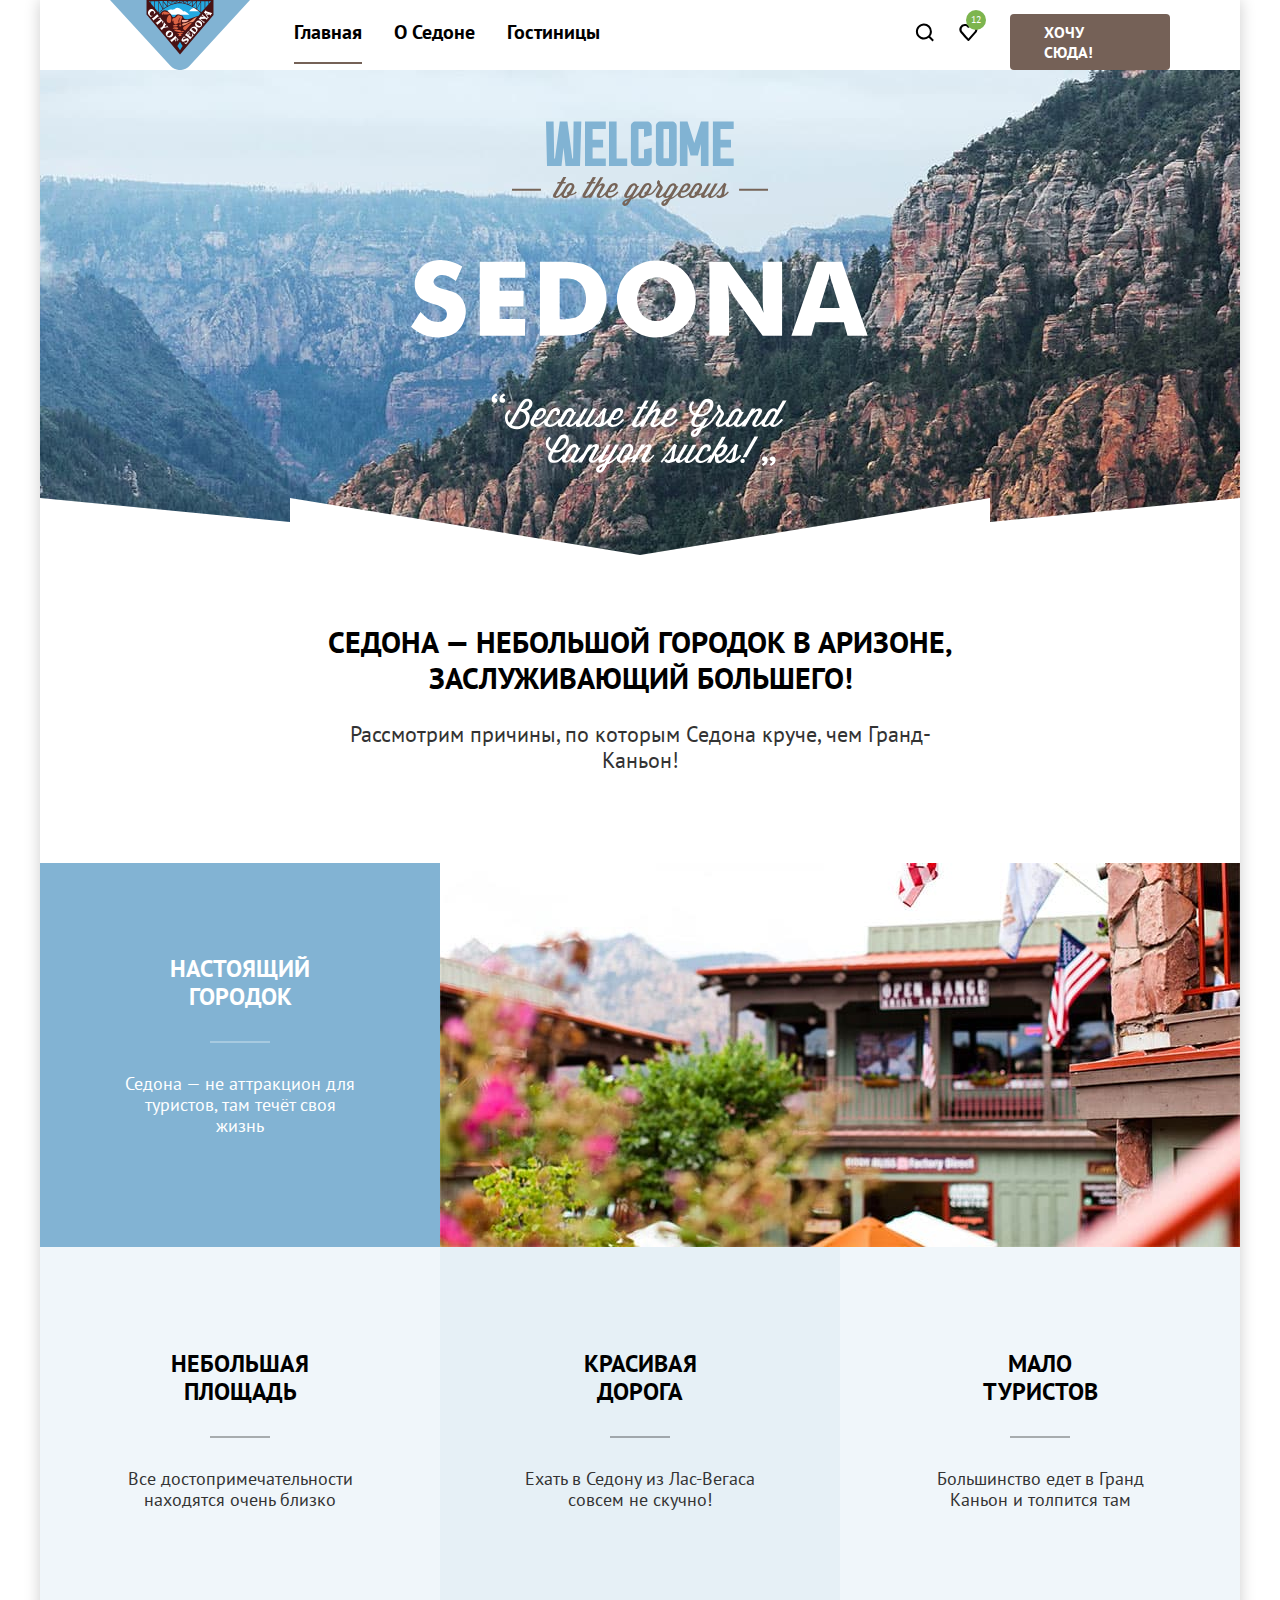
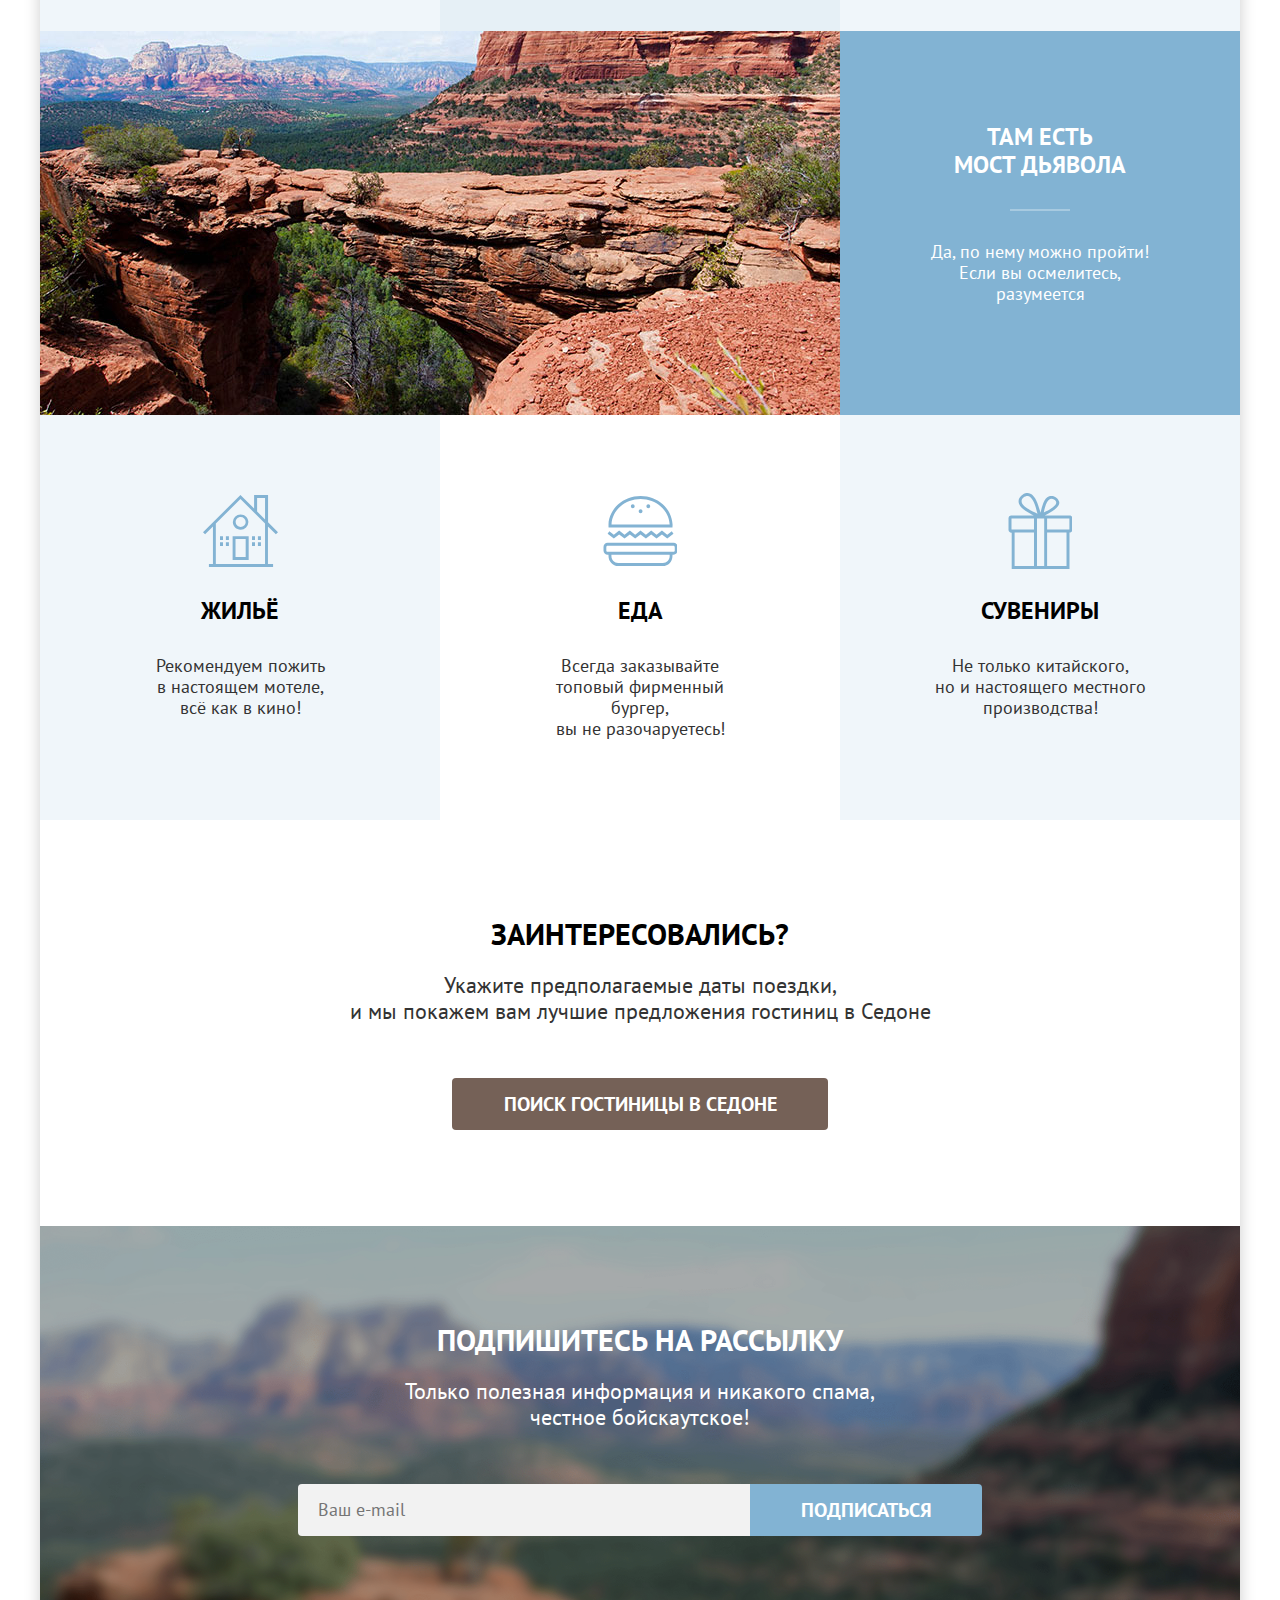
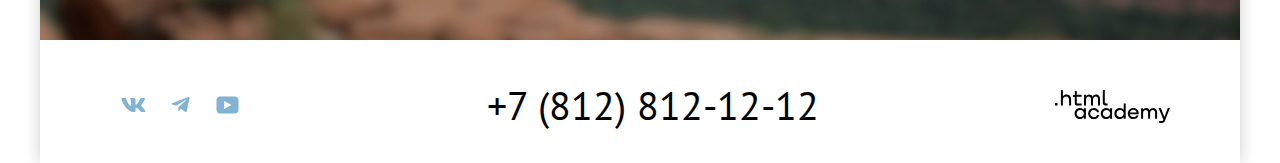
<file: index.html>
<!DOCTYPE html>
<html lang="ru">
  <head>
    <meta charset="UTF-8" >
    <meta http-equiv="X-UA-Compatible" content="IE=edge" >
    <meta name="viewport" content="width=device-width, initial-scale=1.0" >
    <title>HTML Academy: Седона</title>
    <link rel="stylesheet" href="styles/styles.css" >
    <link rel="icon" href="favicon.ico">
    <link rel="icon" type="image/png" sizes="32x32" href="images/favicon.png">
  </head>

  <body>
    <div class="page-wrapper">
      <header class="page-header">
        <nav class="navigation">
          <a class="navigation-logo" href="#">
            <img
              class="page-header-logo"
              src="images/logo.svg"
              width="140"
              height="70"
              alt="Логотип городка «Седона»."
            >
          </a>
          <ul class="navigation-list">
            <li class="navigation-item">
              <a class="navigation-link navigation-link-active" href="#"
                >Главная</a
              >
            </li>
            <li class="navigation-item">
              <a class="navigation-link" href="#">О Седоне</a>
            </li>
            <li class="navigation-item">
              <a class="navigation-link" href="catalog.html">Гостиницы</a>
            </li>
          </ul>
        </nav>
        <div class="search-like-want">
          <a class="navigation-link-search" href="#">
            <span class="visually-hidden"> Поиск. </span>
          </a>
          <a class="navigation-link-like" href="#">
            <span class="visually-hidden"> Нравится. </span>
          </a>
          <a class="navigation-link-button" href="#">Хочу сюда!</a>
        </div>
      </header>
      <main class="main-container main-index">
        <section class="intro">
          <h1 class="visually-hidden">Городок «Седона».</h1>
          <img
            class="logo-welcome"
            src="images/welcome.svg"
            width="458"
            height="352"
            alt="Добро пожаловать в великолепную Седону, потому что Гранд-Каньон отстой."
          >
        </section>
        <section class="reasons">
          <div class="reasons-heading">
            <h2 class="title">
              Седона — небольшой городок в Аризоне, заслуживающий большего!
            </h2>
            <p class="reasons-description">
              Рассмотрим причины, по которым Седона круче, чем Гранд-Каньон!
            </p>
          </div>
          <div class="reasons-card">
            <div class="reasons-content">
              <h3 class="reasons-title">Настоящий городок</h3>
              <p class="reasons-card-description">
                Седона — не аттракцион для туристов, там течёт своя жизнь
              </p>
            </div>
            <img
              class="reasons-img"
              src="images/cafe.jpg"
              width="800"
              height="384"
              alt="Кафе в Седоне."
            >
          </div>
          <ul class="reasons-list">
            <li class="reasons-item">
              <h3 class="reasons-title">
                Небольшая<br >
                площадь
              </h3>
              <p class="reasons-item-description">
                Все достопримечательности<br>
                находятся очень близко
              </p>
            </li>
            <li class="reasons-item">
              <h3 class="reasons-title">
                Красивая<br >
                дорога
              </h3>
              <p class="reasons-item-description">
                Ехать в Седону из Лас-Вегаса<br>
                совсем не скучно!
              </p>
            </li>
            <li class="reasons-item">
              <h3 class="reasons-title">
                Мало<br >
                туристов
              </h3>
              <p class="reasons-item-description">
                Большинство едет в Гранд<br>
                Каньон и толпится там
              </p>
            </li>
          </ul>
          <div class="reasons-card">
            <img
              class="reasons-img"
              src="images/devil-bridge.jpg"
              width="800"
              height="384"
              alt="Мост Дьявола в Седоне."
            >
            <div class="reasons-content">
              <h3 class="reasons-title">Там есть <br> мост дьявола</h3>
              <p class="reasons-card-description">
                Да, по нему можно пройти! Если вы осмелитесь, разумеется
              </p>
            </div>
          </div>
          <ul class="reasons-list-more">
            <li class="reasons-item-more reasons-item-more-house">
              <h3 class="reasons-title-more">Жильё</h3>
              <p class="reasons-item-more-description">
                Рекомендуем пожить<br >
                в настоящем мотеле,<br >
                всё как в кино!
              </p>
            </li>
            <li class="reasons-item-more reasons-item-more-food">
              <h3 class="reasons-title-more">Еда</h3>
              <p class="reasons-item-more-description">
                Всегда заказывайте<br >
                топовый фирменный бургер,<br >
                вы не разочаруетесь!
              </p>
            </li>
            <li class="reasons-item-more reasons-item-more-souvenirs">
              <h3 class="reasons-title-more">Сувениры</h3>
              <p class="reasons-item-more-description">
                Не только китайского,<br >
                но и настоящего местного<br >
                производства!
              </p>
            </li>
          </ul>
        </section>
        <section class="booking">
          <h2 class="booking-title">Заинтересовались?</h2>
          <p class="booking-description">
            Укажите предполагаемые даты поездки,<br >
            и мы покажем вам лучшие предложения гостиниц в Седоне
          </p>
          <a class="button-link" href="#">Поиск гостиницы в Седоне</a>
        </section>
        <section class="newsletter">
          <h2 class="newsletter-title">Подпишитесь на рассылку</h2>
          <p class="newsletter-description">
            Только полезная информация и никакого спама,
            честное&nbsp;бойскаутское!
          </p>
          <form
            class="newsletter-form"
            action="https://echo.htmlacademy.ru/"
            method="post"
          >
            <label class="newsletter-label">
              <input
                class="newsletter-field"
                placeholder="Ваш e-mail"
                type="email"
                name="newsletter-email"
                required
              >
              <span class="visually-hidden">Ваш e-mail.</span>
            </label>
            <button class="button newsletter-button" type="submit">
              Подписаться
            </button>
          </form>
        </section>
      </main>
      <footer class="page-footer">
        <ul class="footer-social-list">
          <li class="footer-social-item">
            <a class="footer-social-link" href="https://vk.com/htmlacademy">
              <span class="visually-hidden">Мы в ВКонтакте.</span>
              <svg
                width="25"
                height="14"
                fill="none"
                xmlns="http://www.w3.org/2000/svg"
              >
                <path
                  fill-rule="evenodd"
                  clip-rule="evenodd"
                  d="M23.95.95c.17-.55 0-.95-.8-.95h-2.62c-.67 0-.98.35-1.14.73 0 0-1.34 3.2-3.23 5.27-.61.6-.89.8-1.22.8-.17 0-.42-.2-.42-.74V.95c0-.66-.19-.95-.74-.95H9.65c-.42 0-.67.3-.67.6 0 .61.95.76 1.05 2.5v3.8c0 .84-.16.99-.5.99-.88 0-3.05-3.21-4.33-6.89-.25-.71-.5-1-1.17-1H1.4C.65 0 .5.35.5.73c0 .68.89 4.07 4.14 8.55C6.81 12.34 9.87 14 12.65 14c1.67 0 1.88-.37 1.88-1v-2.32c0-.73.16-.88.68-.88.4 0 1.06.2 2.62 1.67C19.61 13.22 19.9 14 20.9 14h2.63c.75 0 1.13-.37.91-1.1-.24-.72-1.09-1.77-2.22-3.02-.6-.7-1.53-1.47-1.8-1.86-.4-.49-.28-.7 0-1.14 0 0 3.2-4.43 3.53-5.93Z"
                  fill="currentColor"
                />
              </svg>
            </a>
          </li>
          <li class="footer-social-item">
            <a class="footer-social-link" href="https://t.me/htmlacademy">
              <span class="visually-hidden">Мы в Телеграм.</span>
              <svg
                width="19"
                height="16"
                fill="none"
                xmlns="http://www.w3.org/2000/svg"
              >
                <path
                  d="M17.29.1 1.34 6.25c-1.09.43-1.08 1.04-.2 1.31l4.1 1.28 9.47-5.98c.44-.27.85-.12.52.18L7.55 9.96l-.28 4.22c.41 0 .6-.19.83-.41l1.99-1.93 4.13 3.05c.77.42 1.31.2 1.5-.7l2.72-12.8C18.72.27 18-.23 17.29.09Z"
                  fill="currentColor"
                />
              </svg>
            </a>
          </li>
          <li class="footer-social-item">
            <a
              class="footer-social-link"
              href="https://www.youtube.com/user/htmlacademyru"
            >
              <span class="visually-hidden">Мы в Ютуб.</span>
              <svg
                width="23"
                height="18"
                fill="none"
                xmlns="http://www.w3.org/2000/svg"
              >
                <path
                  d="M19.1.5H3.68C1.81.5.5 2.1.5 3.9V14c0 1.9 1.31 3.5 3.17 3.5h15.66c1.64 0 3.17-1.6 3.17-3.4V3.9C22.28 2.1 20.97.5 19.1.5ZM8.17 13.04V4.96L15.5 9l-7.34 4.04Z"
                  fill="currentColor"
                />
              </svg>
            </a>
          </li>
        </ul>
        <a class="footer-contacts-phone" href="tel:+7(812)812-12-12"
          >+7 (812) 812-12-12</a
        >
        <a class="html-academy-link" href="https://htmlacademy.ru/">
          <span class="visually-hidden">Переход на страницу Html-academy.</span>
          <svg
            width="115"
            height="33"
            fill="none"
            xmlns="http://www.w3.org/2000/svg"
          >
            <path
              fill-rule="evenodd"
              clip-rule="evenodd"
              d="M8 6.2c.8-1 2-1.7 3.6-1.7 2.7 0 4.6 1.9 4.5 4.9v6.1h-2V9.8c0-1.8-1.1-3.2-2.9-3.2-2 0-3.3 1.5-3.3 3.6v5.3h-2V0h2v6.2H8Zm-8 9.3v-2.6h2.5v2.6H0ZM26.6 4.8h-4.8V1.1h-2v3.8h-1.9v2h1.9v6c0 1.7 1 2.7 2.7 2.7h4.1v-2h-3.7c-.7 0-1.1-.4-1.1-1.1V6.8h4.8v-2Zm11 1.9c.6-1.3 1.9-2.1 3.5-2.1 2.5 0 4 1.8 3.9 4.3v6.5h-2V9.1c0-1.6-.9-2.6-2.4-2.6-1.2 0-2.6.9-2.6 3.3v5.6h-2V9.1c0-1.6-.9-2.6-2.4-2.6C32 6.5 31 8 31 10v5.4h-2V4.8h1.9v1.6h.1c.6-1 1.7-1.8 3.1-1.8 1.6 0 2.8.9 3.4 2.1h.1Zm10.2 6c0 1.7 1 2.7 2.8 2.7h2v-2h-1.7c-.7 0-1.1-.4-1.1-1.1V0h-2v12.7ZM25 17.9c1.7 0 3 .7 3.9 1.8v-1.5h2v10.6h-2v-1.6h-.1c-.8 1.1-2 1.9-3.8 1.9-3.1 0-5.4-2.3-5.4-5.6s2.3-5.6 5.4-5.6Zm-3.3 5.6c0 2 1.4 3.6 3.6 3.6s3.6-1.7 3.6-3.6c0-2-1.4-3.6-3.6-3.6s-3.6 1.6-3.6 3.6ZM44.2 22c-.5-2.4-2.6-4.1-5.4-4.1a5.4 5.4 0 0 0-5.6 5.6c0 3.1 2.2 5.6 5.6 5.6 2.8 0 4.9-1.8 5.4-4.2h-2.1a3.4 3.4 0 0 1-3.3 2.3c-2.2 0-3.6-1.6-3.6-3.6s1.4-3.6 3.6-3.6c1.6 0 2.8 1 3.3 2.2h2.1V22Zm7-4.1c1.7 0 3 .7 3.9 1.8v-1.5h2v10.6h-2v-1.6H55c-.8 1.1-2 1.9-3.8 1.9-3.1 0-5.4-2.3-5.4-5.6s2.3-5.6 5.4-5.6Zm-3.3 5.6c0 2 1.4 3.6 3.6 3.6 2.1 0 3.6-1.7 3.6-3.6 0-2-1.4-3.6-3.6-3.6s-3.6 1.6-3.6 3.6Zm20.8-3.7c-.9-1.1-2.2-1.9-3.9-1.9-3.1 0-5.4 2.3-5.4 5.6s2.2 5.6 5.4 5.6c1.7 0 3-.8 3.8-1.8h.1v1.5h2V13.4h-2v6.4Zm-3.6 7.3c-2.2 0-3.6-1.6-3.6-3.6s1.4-3.6 3.6-3.6 3.6 1.6 3.6 3.6c-.1 2-1.5 3.6-3.6 3.6Zm7.7-3.6c0-3.1 2.2-5.6 5.5-5.6 3.5 0 5.7 2.7 5.5 6.3H75c.1 1.6 1.5 2.9 3.4 2.9 1.4 0 2.5-.6 3-1.6h2.1c-.7 2.3-2.7 3.6-5.2 3.6-3.4 0-5.5-2.6-5.5-5.6Zm8.8-1.1c-.3-1.6-1.6-2.6-3.3-2.6-1.7 0-2.9 1.1-3.2 2.6h6.5Zm16.6-4.5c-1.6 0-2.9.8-3.6 2h-.1c-.6-1.2-1.8-2-3.4-2-1.4 0-2.5.7-3.1 1.8v-1.5h-1.9v10.6h2v-5.4c0-2 1-3.4 2.6-3.5 1.5 0 2.4 1 2.4 2.6v6.3h2v-5.6c0-2.4 1.4-3.3 2.6-3.3 1.5 0 2.4 1 2.4 2.6v6.3h2v-6.5c.1-2.6-1.4-4.4-3.9-4.4Zm7.6.2 3.6 8.9 3.4-8.9h2.1l-4.7 12.2c-.7 1.8-1.7 2.6-3.5 2.6h-2.5v-2h2.5c1 0 1.4-.3 1.7-1.2l-4.8-11.6h2.2Z"
              fill="currentColor"
            />
          </svg>
        </a>
      </footer>
    </div>
        <!-- Для показа модального окна, с элемента div class="modal-container modal-container-close" необходимо снять класс modal-container-close -->
        <div class="modal-container modal-container-close">
          <div class="modal modal-auth">
            <button class="modal-close-button" type="button">
              <span class="visually-hidden">Закрыть</span>
              <svg class="close-image" xmlns="http://www.w3.org/2000/svg" width="15" height="15" viewBox="0 0 15 15"><path d="M14.49 1.783 13.199.49 7.49 6.198 1.783.491.49 1.783 6.198 7.49.49 13.198l1.293 1.293L7.49 8.783l5.708 5.708 1.293-1.293-5.708-5.707 5.708-5.708Z"/></svg>
            </button>
            <h2 class="modal-title">Поиск гостиницы в Седоне</h2>
            <form
              class="appointment-form"
              action="https://echo.htmlacademy.ru/"
              method="post"
            >
              <label class="form-label appointment-label" for="appointment-date"
                >Дата Заезда:</label
              >
              <div class="input-appointment">
                <!-- Для показа сообщения об ошибке, необходимо элементу  input class="field" добавить класс is-invalid -->
                <input
                  class="field"
                  type="text"
                  id="appointment-date"
                  name="appointment-date"
                  value="27 апреля 2020"
                  placeholder="Укажите дату"
                  required
                />
                <p class="error">Мы не можем отправить вас в прошлое.</p>
              </div>
              <label class="form-label departure-label" for="departure-date"
                >Дата Выезда:</label
              >
              <div class="input-departure">
                            <!-- Для показа сообщения о свободных номерах, необходимо элементу  input class="field" добавить класс is-valid -->
                <input
                  class="field"
                  type="text"
                  id="departure-date"
                  name="departure-date"
                  value="1 сентября 2023"
                  placeholder="Укажите дату"
                  required
                />
                <p class="luck">На эти даты есть свободные номера. Пока есть.</p>
              </div>
              <label class="field-label amount-adult" for="adult">Взрослые:</label>
              <span class="field-box adult-button">
                <button class="field-button decrease" type="button">
                  <span class="visually-hidden">Уменьшить количество взрослых.</span>
                  <svg class="image-decrease" xmlns="http://www.w3.org/2000/svg" width="14" height="2" fill="none" viewBox="0 0 14 2"><path  d="M0 0v2h14V0H0Z"/></svg>
                </button>
                <input
                  class="field-number"
                  id="adult"
                  name="adult"
                  type="number"
                  value="2"
                  placeholder="Количество взрослых"
                  required
                />
                <button class="field-button addition" type="button">
                  <span class="visually-hidden">Увеличить количество взрослых.</span>
                  <svg class="image-addition" xmlns="http://www.w3.org/2000/svg" width="14" height="14" fill="none" viewBox="0 0 14 14"><path d="M14 6H8V0H6v6H0v2h6v6h2V8h6V6Z"/></svg>
                </button>
              </span>
              <span class="amount-children form-label-icon">
              <label class="field-label" for="children"
                >Дети:</label
              >
              <span class="tooltip">
                <button class="tooltip-toggle" type="button" aria-labelledby="tooltip-label-date">
                  <svg class="tooltip-icon" xmlns="http://www.w3.org/2000/svg" width="2" height="12" fill="none" viewBox="0 0 2 12"><path fill="#fff" fill-rule="evenodd" d="M0 0h2v2H0V0Zm2 12H0V3h2v9Z" clip-rule="evenodd"/></svg>
                </button>
                <span class="tooltip-text" role="tooltip" id="tooltip-label-date">Укажите количество детей, которые будут с вами, возраст которых от 6 до 18 лет. Дети до 6 лет размещаются бесплатно.</span>
              </span>
              </span>
              <span class="field-box children-button">
                <button class="field-button decrease" type="button">
                  <span class="visually-hidden">Уменьшить количество детей.</span>
                  <svg class="image-decrease" xmlns="http://www.w3.org/2000/svg" width="14" height="2" fill="none" viewBox="0 0 14 2"><path  d="M0 0v2h14V0H0Z"/></svg>
                </button>
                <input
                  class="field-number"
                  id="children"
                  name="children"
                  type="number"
                  value="2"
                  placeholder="Количество детей"
                  required
                />
                <button class="field-button addition" type="button">
                  <span class="visually-hidden">Увеличить количество детей.</span>
                  <svg class="image-addition" xmlns="http://www.w3.org/2000/svg" width="14" height="14" fill="none" viewBox="0 0 14 14"><path  d="M14 6H8V0H6v6H0v2h6v6h2V8h6V6Z"/></svg>
                </button>
              </span>
              <button class="search-button button" type="submit">Найти</button>
            </form>
          </div>
        </div>
  </body>
</html>
</file>
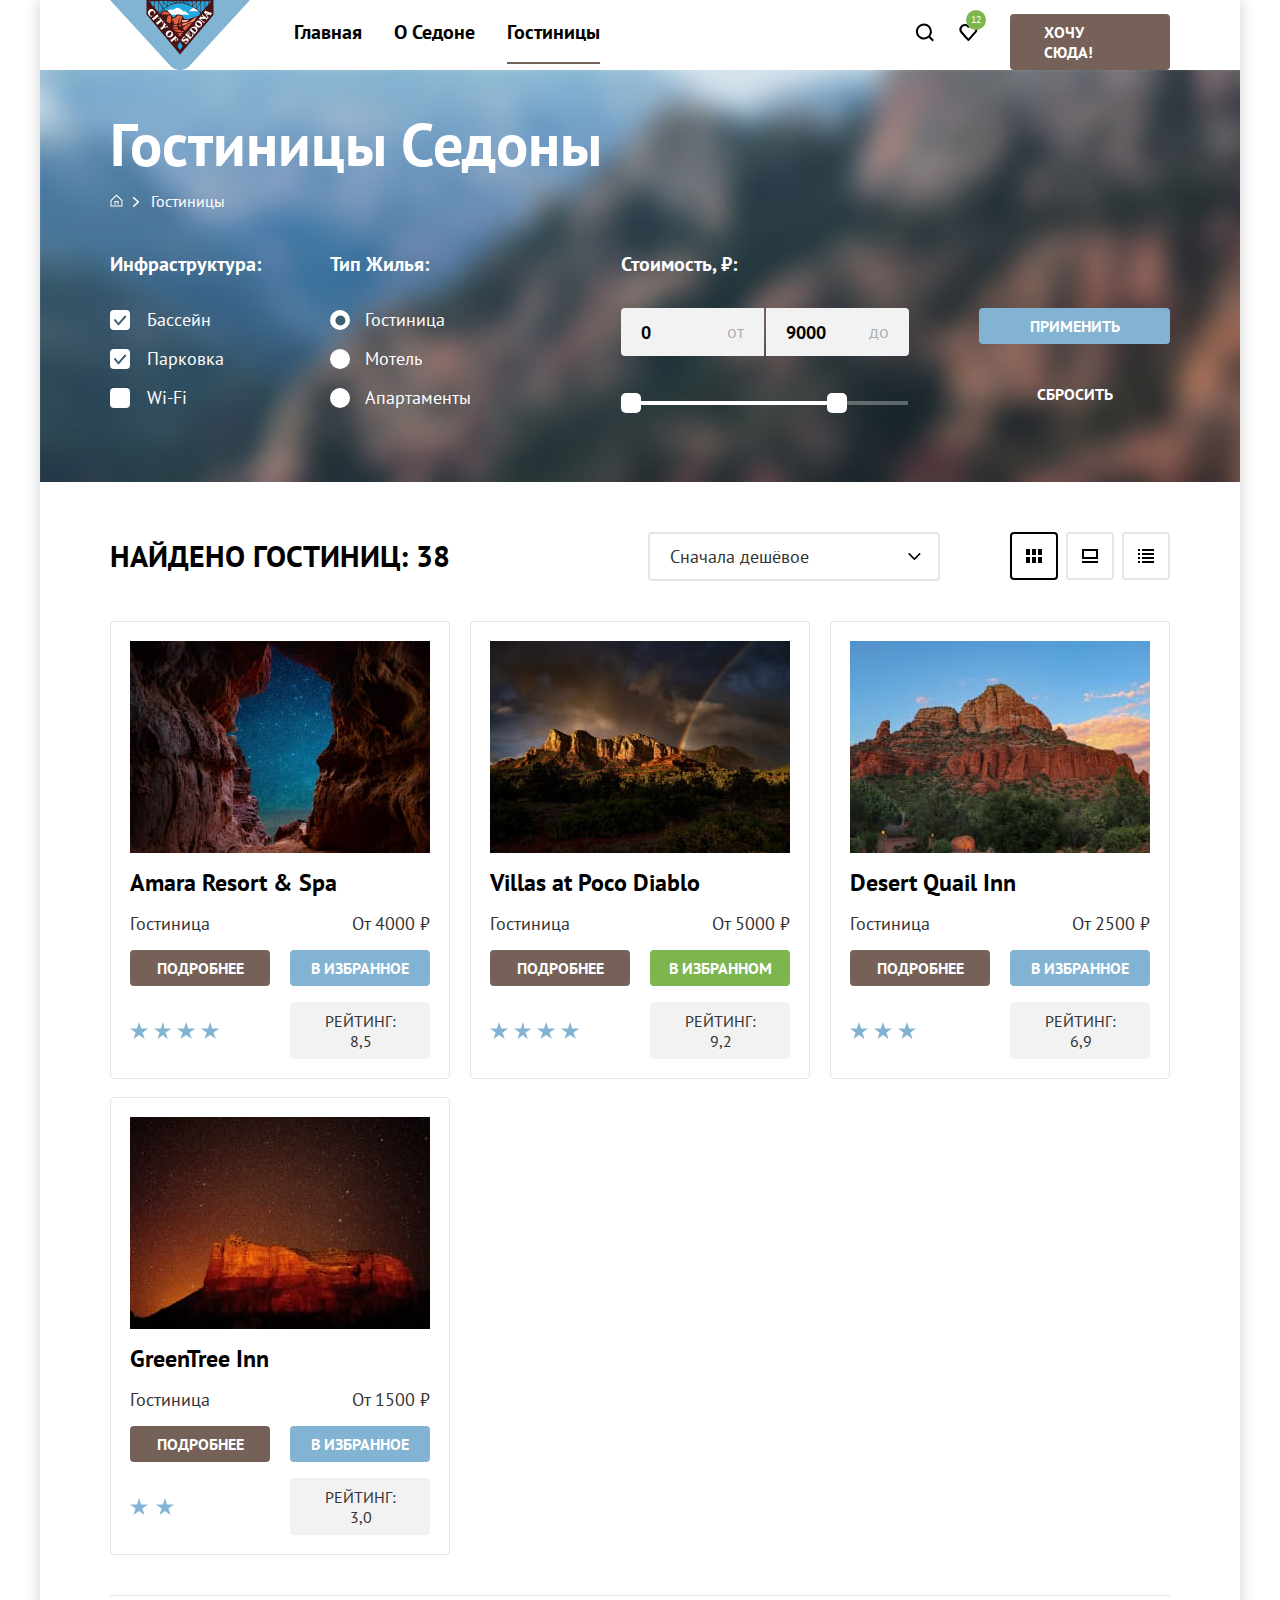
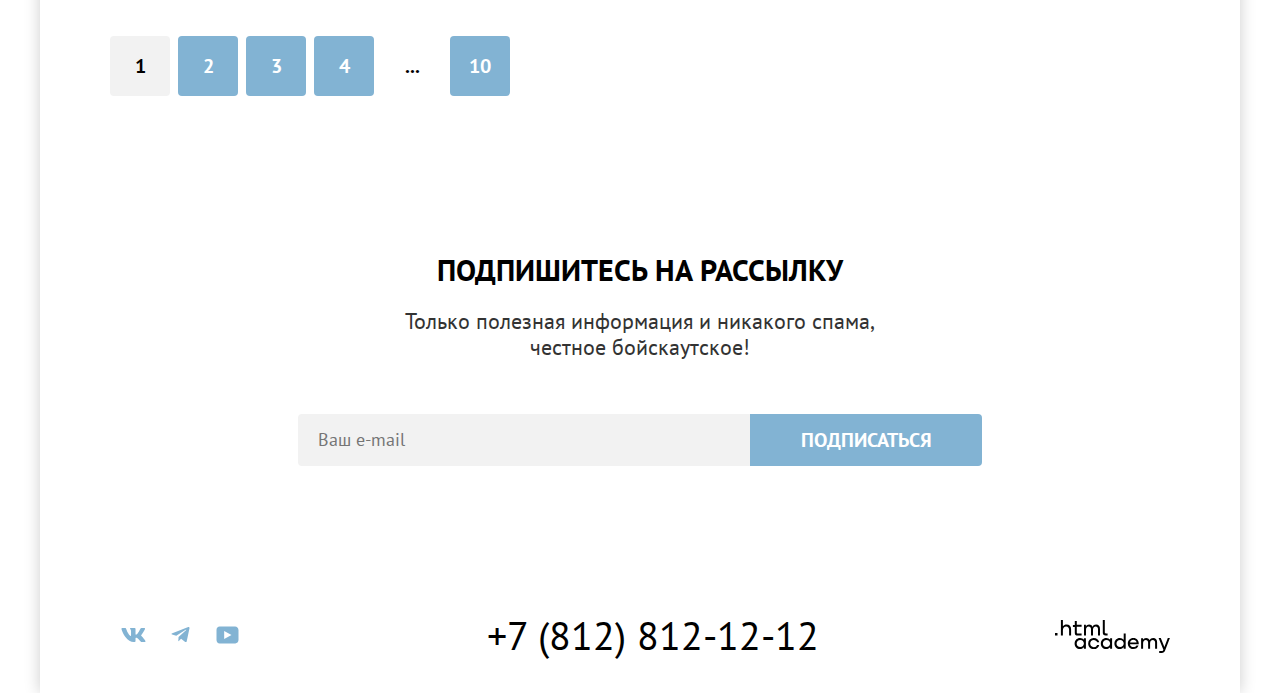
<file: catalog.html>
<!DOCTYPE html>
<html lang="ru">
  <head>
    <meta charset="UTF-8" >
    <meta http-equiv="X-UA-Compatible" content="IE=edge" >
    <meta name="viewport" content="width=device-width, initial-scale=1.0" >
    <title>HTML Academy: Седона</title>
    <link rel="stylesheet" href="styles/styles.css" >
    <link rel="icon" href="favicon.ico">
    <link rel="icon" type="image/png" sizes="32x32" href="images/favicon.png">
  </head>

  <body>
    <div class="page-wrapper">
      <header class="page-header">
        <nav class="navigation">
          <a class="navigation-logo" href="index.html">
            <img
              class="page-header-logo"
              src="images/logo.svg"
              width="140"
              height="70"
              alt="Логотип городка «Седона»."
            >
          </a>
          <ul class="navigation-list">
            <li class="navigation-item">
              <a class="navigation-link" href="index.html">Главная</a>
            </li>
            <li class="navigation-item">
              <a class="navigation-link" href="#">О Седоне</a>
            </li>
            <li class="navigation-item">
              <a
                class="navigation-link navigation-link-active"
                href="catalog.html"
                >Гостиницы</a
              >
            </li>
          </ul>
        </nav>
        <div class="search-like-want">
          <a class="navigation-link-search" href="#">
            <span class="visually-hidden"> Поиск. </span>
          </a>
          <a class="navigation-link-like" href="#">
            <span class="visually-hidden"> Нравится. </span>
          </a>
          <a class="navigation-link-button" href="#">Хочу сюда!</a>
        </div>
      </header>
      <main class="main-inner">
        <section class="inner-section">
          <h1 class="inner-section-title">Гостиницы Седоны</h1>
          <ul class="breadcrumbs">
            <li class="breadcrumbs-item">
              <a
                class="breadcrumbs-link breadcrumbs-link-icon"
                href="index.html"
              >
                <span class="visually-hidden">Главная</span>
              </a>
            </li>
            <li class="breadcrumbs-item">
              <a class="breadcrumbs-link breadcrumbs-link-current">Гостиницы</a>
            </li>
          </ul>
          <h2 class="visually-hidden">Фильтр гостиниц.</h2>
          <form
            class="catalog-filter"
            action="https://echo.htmlacademy.ru/"
            method="get"
          >
            <fieldset
              class="catalog-filter-group catalog-filter-infrastructure"
            >
              <legend class="catalog-filter-title">Инфраструктура:</legend>
              <ul class="catalog-filter-list">
                <li class="catalog-filter-item">
                  <label class="control">
                    <input
                      class="visually-hidden control-input"
                      type="checkbox"
                      name="infastructure"
                      value="swimming-pool"
                      checked
                    >
                    <span class="control-mark"></span>
                    <span class="control-label"> Бассейн </span>
                  </label>
                </li>
                <li class="catalog-filter-item">
                  <label class="control">
                    <input
                      class="visually-hidden control-input"
                      type="checkbox"
                      name="infastructure"
                      value="parking"
                      checked
                    >
                    <span class="control-mark"></span>
                    <span class="control-label"> Парковка </span>
                  </label>
                </li>
                <li class="catalog-filter-item">
                  <label class="control">
                    <input
                      class="visually-hidden control-input"
                      type="checkbox"
                      name="infastructure"
                      value="wi-fi"
                    >
                    <span class="control-mark"></span>
                    <span class="control-label"> Wi-Fi </span>
                  </label>
                </li>
              </ul>
            </fieldset>
            <fieldset class="catalog-filter-group catalog-filter-house">
              <legend class="catalog-filter-title">Тип Жилья:</legend>
              <ul class="catalog-filter-list">
                <li class="catalog-filter-item">
                  <label class="control control-house">
                    <input
                      class="visually-hidden control-input"
                      type="radio"
                      name="product-group"
                      value="hotel"
                      checked
                    >
                    <span class="control-mark"></span>
                    <span class="control-label"> Гостиница </span>
                  </label>
                </li>
                <li class="catalog-filter-item">
                  <label class="control control-house">
                    <input
                      class="visually-hidden control-input"
                      type="radio"
                      name="product-group"
                      value="motel"
                    >
                    <span class="control-mark"></span>
                    <span class="control-label"> Мотель </span>
                  </label>
                </li>
                <li class="catalog-filter-item">
                  <label class="control control-house">
                    <input
                      class="visually-hidden control-input"
                      type="radio"
                      name="product-group"
                      value="apartments"
                    >
                    <span class="control-mark"></span>
                    <span class="control-label"> Апартаменты </span>
                  </label>
                </li>
              </ul>
            </fieldset>
            <fieldset class="catalog-filter-group catalog-filter-price">
              <legend class="catalog-filter-title">Стоимость, ₽:</legend>
              <div class="range">
                <div class="range-wrapper-inputs">
                  <label class="cost">
                    <input
                      class="cost-input cost-min"
                      type="text"
                      name="cost-form"
                      value="0"
                    >
                    <span class="cost-label">от</span>
                  </label>
                  <label class="cost">
                    <input
                      class="cost-input cost-max"
                      type="text"
                      name="cost-form"
                      value="9000"
                    >
                    <span class="cost-label">до</span>
                  </label>
                </div>
                <div class="range-scale">
                  <div class="range-bar">
                    <button class="range-toggle toggle-min" type="button">
                      <span class="visually-hidden"
                        >Изменить минимальную цену.</span
                      >
                    </button>
                    <button class="range-toggle toggle-max" type="button">
                      <span class="visually-hidden"
                        >Изменить максимальную цену.</span
                      >
                    </button>
                  </div>
                </div>
              </div>
            </fieldset>
            <div class="button-catalog">
              <button class="button button-apply" type="submit">
                Применить
              </button>
              <button class="button button-reset" type="reset">Сбросить</button>
            </div>
          </form>
        </section>
        <section class="inner-section-sort">
          <h2 class="visually-hidden">Результаты поиска.</h2>
          <div class="inner-sort-block">
            <span class="inner-section-sort-title">Найдено гостиниц: 38</span>
            <select class="select-control" aria-label="Сортировка">
              <option value="popular">Сначала дешёвое</option>
              <option value="cheap">Сначала популярное</option>
              <option value="expensive">Сначала дорогое</option>
            </select>
            <ul class="inner-buttons">
              <li class="inner-buttons-item">
                <a class="button-display button-display-current button-cards" href="#">
                  <span class="visually-hidden">Показать карточки.</span>
                </a>
              </li>
              <li class="inner-buttons-item">
                <a class="button-display button-slider" href="#">
                  <span class="visually-hidden">Показать слайдер.</span>
                </a>
              </li>
              <li class="inner-buttons-item">
                <a class="button-display button-list" href="#">
                  <span class="visually-hidden">Показать список.</span>
                </a>
              </li>
            </ul>
          </div>
          <ul class="hotel-list">
            <li class="hotel-card">
              <a class="hotel-card-link" href="#">
                <img
                  class="hotel-card-image"
                  src="images/hotel-amara-resort.jpg"
                  width="300"
                  height="212"
                  alt="Гостиница Amara Resort & Spa."
                >
                <h3 class="hotel-card-title">Amara Resort & Spa</h3>
              </a>
              <div class="hotel-card-content">
                 <span class="hotel-card-name">Гостиница</span>
                <span class="hotel-card-price">От 4000 ₽</span>
                <a class="hotel-card-link-more" href="#">Подробнее</a>
                <a class="hotel-card-link-favorites" href="#">В избранное</a>
                <p class="hotel-star-rating star-four">
                  <span class="visually-hidden">4 звезды.</span>
                </p>
                <span class="hotel-card-rating">Рейтинг: 8,5</span>
              </div>
            </li>
            <li class="hotel-card">
              <a class="hotel-card-link" href="#">
                <img
                  class="hotel-card-image"
                  src="images/hotel-villas-at-poco-diablo.jpg"
                  width="300"
                  height="212"
                  alt="Гостиница Villas at Poco Diablo."
                >
                <h3 class="hotel-card-title">Villas at Poco Diablo</h3>
              </a>
              <div class="hotel-card-content">
                <span class="hotel-card-name">Гостиница</span>
                <span class="hotel-card-price">От 5000 ₽</span>
                <a class="hotel-card-link-more" href="#">Подробнее</a>
                <a class="hotel-card-link-favorites-active" href="#"
                  >В избранном</a
                >
                <p class="hotel-star-rating star-four">
                  <span class="visually-hidden">4 звезды.</span>
                </p>
                <span class="hotel-card-rating">Рейтинг: 9,2</span>
              </div>
            </li>
            <li class="hotel-card">
              <a class="hotel-card-link" href="#">
                <img
                  class="hotel-card-image"
                  src="images/hotel-desert-quail-inn.jpg"
                  width="300"
                  height="212"
                  alt="Гостиница Desert Quail Inn."
                >
                <h3 class="hotel-card-title">Desert Quail Inn</h3>
              </a>
             <div class="hotel-card-content">
                <span class="hotel-card-name">Гостиница</span>
                <span class="hotel-card-price">От 2500 ₽</span>
                <a class="hotel-card-link-more" href="#">Подробнее</a>
                <a class="hotel-card-link-favorites" href="#">В избранное</a>
                <p class="hotel-star-rating star-three">
                  <span class="visually-hidden">3 звезды.</span>
                </p>
                <span class="hotel-card-rating">Рейтинг: 6,9</span>
             </div>
            </li>
            <li class="hotel-card">
              <a class="hotel-card-link" href="#">
                <img
                  class="hotel-card-image"
                  src="images/hotel-greentree-inn.jpg"
                  width="300"
                  height="212"
                  alt="Гостиница GreenTree Inn."
                >
                <h3 class="hotel-card-title">GreenTree Inn</h3>
              </a>
              <div class="hotel-card-content">
                <span class="hotel-card-name">Гостиница</span>
                <span class="hotel-card-price">От 1500 ₽</span>
                <a class="hotel-card-link-more" href="#">Подробнее</a>
                <a class="hotel-card-link-favorites" href="#">В избранное</a>
                <p class="hotel-star-rating star-two">
                  <span class="visually-hidden">2 звезды.</span>
                </p>
                <span class="hotel-card-rating">Рейтинг: 3,0</span>
              </div>
            </li>
          </ul>
          <ul class="pagination">
            <li class="pagination-item">
              <a class="pagination-link pagination-link-current">1</a>
            </li>
            <li class="pagination-item">
              <a class="pagination-link" href="#">2</a>
            </li>
            <li class="pagination-item">
              <a class="pagination-link" href="#">3</a>
            </li>
            <li class="pagination-item">
              <a class="pagination-link" href="#">4</a>
            </li>
            <li class="pagination-item">
              <a class="pagination-link pagination-link-divider">...</a>
            </li>
            <li class="pagination-item">
              <a class="pagination-link" href="#">10</a>
            </li>
          </ul>
        </section>
        <section class="newsletter newsletter-inner">
          <h2 class="newsletter-title">Подпишитесь на рассылку</h2>
          <p class="newsletter-description ">
            Только полезная информация и никакого спама, честное&nbsp;бойскаутское!
          </p>
          <form
            class="newsletter-form"
            action="https://echo.htmlacademy.ru/"
            method="post"
          >
            <label class="newsletter-label">
              <input
                class="newsletter-field"
                placeholder="Ваш e-mail"
                type="email"
                name="newsletter-email"
                required
              >
              <span class="visually-hidden">Ваш e-mail.</span>
            </label>
            <button class="button newsletter-button" type="submit">
              Подписаться
            </button>
          </form>
        </section>
      </main>
      <footer class="page-footer">
        <ul class="footer-social-list">
          <li class="footer-social-item">
            <a class="footer-social-link" href="https://vk.com/htmlacademy">
              <span class="visually-hidden">Мы в ВКонтакте.</span>
              <svg
                width="25"
                height="14"
                fill="none"
                xmlns="http://www.w3.org/2000/svg"
              >
                <path
                  fill-rule="evenodd"
                  clip-rule="evenodd"
                  d="M23.95.95c.17-.55 0-.95-.8-.95h-2.62c-.67 0-.98.35-1.14.73 0 0-1.34 3.2-3.23 5.27-.61.6-.89.8-1.22.8-.17 0-.42-.2-.42-.74V.95c0-.66-.19-.95-.74-.95H9.65c-.42 0-.67.3-.67.6 0 .61.95.76 1.05 2.5v3.8c0 .84-.16.99-.5.99-.88 0-3.05-3.21-4.33-6.89-.25-.71-.5-1-1.17-1H1.4C.65 0 .5.35.5.73c0 .68.89 4.07 4.14 8.55C6.81 12.34 9.87 14 12.65 14c1.67 0 1.88-.37 1.88-1v-2.32c0-.73.16-.88.68-.88.4 0 1.06.2 2.62 1.67C19.61 13.22 19.9 14 20.9 14h2.63c.75 0 1.13-.37.91-1.1-.24-.72-1.09-1.77-2.22-3.02-.6-.7-1.53-1.47-1.8-1.86-.4-.49-.28-.7 0-1.14 0 0 3.2-4.43 3.53-5.93Z"
                  fill="currentColor"
                />
              </svg>
            </a>
          </li>
          <li class="footer-social-item">
            <a class="footer-social-link" href="https://t.me/htmlacademy">
              <span class="visually-hidden">Мы в Телеграм.</span>
              <svg
                width="19"
                height="16"
                fill="none"
                xmlns="http://www.w3.org/2000/svg"
              >
                <path
                  d="M17.29.1 1.34 6.25c-1.09.43-1.08 1.04-.2 1.31l4.1 1.28 9.47-5.98c.44-.27.85-.12.52.18L7.55 9.96l-.28 4.22c.41 0 .6-.19.83-.41l1.99-1.93 4.13 3.05c.77.42 1.31.2 1.5-.7l2.72-12.8C18.72.27 18-.23 17.29.09Z"
                  fill="currentColor"
                />
              </svg>
            </a>
          </li>
          <li class="footer-social-item">
            <a
              class="footer-social-link"
              href="https://www.youtube.com/user/htmlacademyru"
            >
              <span class="visually-hidden">Мы в Ютуб.</span>
              <svg
                width="23"
                height="18"
                fill="none"
                xmlns="http://www.w3.org/2000/svg"
              >
                <path
                  d="M19.1.5H3.68C1.81.5.5 2.1.5 3.9V14c0 1.9 1.31 3.5 3.17 3.5h15.66c1.64 0 3.17-1.6 3.17-3.4V3.9C22.28 2.1 20.97.5 19.1.5ZM8.17 13.04V4.96L15.5 9l-7.34 4.04Z"
                  fill="currentColor"
                />
              </svg>
            </a>
          </li>
        </ul>
        <a class="footer-contacts-phone" href="tel:+7(812)812-12-12"
          >+7 (812) 812-12-12</a
        >
        <a class="html-academy-link" href="https://htmlacademy.ru/">
          <span class="visually-hidden">Переход на страницу Html-academy.</span>
          <svg
            width="115"
            height="33"
            fill="none"
            xmlns="http://www.w3.org/2000/svg"
          >
            <path
              fill-rule="evenodd"
              clip-rule="evenodd"
              d="M8 6.2c.8-1 2-1.7 3.6-1.7 2.7 0 4.6 1.9 4.5 4.9v6.1h-2V9.8c0-1.8-1.1-3.2-2.9-3.2-2 0-3.3 1.5-3.3 3.6v5.3h-2V0h2v6.2H8Zm-8 9.3v-2.6h2.5v2.6H0ZM26.6 4.8h-4.8V1.1h-2v3.8h-1.9v2h1.9v6c0 1.7 1 2.7 2.7 2.7h4.1v-2h-3.7c-.7 0-1.1-.4-1.1-1.1V6.8h4.8v-2Zm11 1.9c.6-1.3 1.9-2.1 3.5-2.1 2.5 0 4 1.8 3.9 4.3v6.5h-2V9.1c0-1.6-.9-2.6-2.4-2.6-1.2 0-2.6.9-2.6 3.3v5.6h-2V9.1c0-1.6-.9-2.6-2.4-2.6C32 6.5 31 8 31 10v5.4h-2V4.8h1.9v1.6h.1c.6-1 1.7-1.8 3.1-1.8 1.6 0 2.8.9 3.4 2.1h.1Zm10.2 6c0 1.7 1 2.7 2.8 2.7h2v-2h-1.7c-.7 0-1.1-.4-1.1-1.1V0h-2v12.7ZM25 17.9c1.7 0 3 .7 3.9 1.8v-1.5h2v10.6h-2v-1.6h-.1c-.8 1.1-2 1.9-3.8 1.9-3.1 0-5.4-2.3-5.4-5.6s2.3-5.6 5.4-5.6Zm-3.3 5.6c0 2 1.4 3.6 3.6 3.6s3.6-1.7 3.6-3.6c0-2-1.4-3.6-3.6-3.6s-3.6 1.6-3.6 3.6ZM44.2 22c-.5-2.4-2.6-4.1-5.4-4.1a5.4 5.4 0 0 0-5.6 5.6c0 3.1 2.2 5.6 5.6 5.6 2.8 0 4.9-1.8 5.4-4.2h-2.1a3.4 3.4 0 0 1-3.3 2.3c-2.2 0-3.6-1.6-3.6-3.6s1.4-3.6 3.6-3.6c1.6 0 2.8 1 3.3 2.2h2.1V22Zm7-4.1c1.7 0 3 .7 3.9 1.8v-1.5h2v10.6h-2v-1.6H55c-.8 1.1-2 1.9-3.8 1.9-3.1 0-5.4-2.3-5.4-5.6s2.3-5.6 5.4-5.6Zm-3.3 5.6c0 2 1.4 3.6 3.6 3.6 2.1 0 3.6-1.7 3.6-3.6 0-2-1.4-3.6-3.6-3.6s-3.6 1.6-3.6 3.6Zm20.8-3.7c-.9-1.1-2.2-1.9-3.9-1.9-3.1 0-5.4 2.3-5.4 5.6s2.2 5.6 5.4 5.6c1.7 0 3-.8 3.8-1.8h.1v1.5h2V13.4h-2v6.4Zm-3.6 7.3c-2.2 0-3.6-1.6-3.6-3.6s1.4-3.6 3.6-3.6 3.6 1.6 3.6 3.6c-.1 2-1.5 3.6-3.6 3.6Zm7.7-3.6c0-3.1 2.2-5.6 5.5-5.6 3.5 0 5.7 2.7 5.5 6.3H75c.1 1.6 1.5 2.9 3.4 2.9 1.4 0 2.5-.6 3-1.6h2.1c-.7 2.3-2.7 3.6-5.2 3.6-3.4 0-5.5-2.6-5.5-5.6Zm8.8-1.1c-.3-1.6-1.6-2.6-3.3-2.6-1.7 0-2.9 1.1-3.2 2.6h6.5Zm16.6-4.5c-1.6 0-2.9.8-3.6 2h-.1c-.6-1.2-1.8-2-3.4-2-1.4 0-2.5.7-3.1 1.8v-1.5h-1.9v10.6h2v-5.4c0-2 1-3.4 2.6-3.5 1.5 0 2.4 1 2.4 2.6v6.3h2v-5.6c0-2.4 1.4-3.3 2.6-3.3 1.5 0 2.4 1 2.4 2.6v6.3h2v-6.5c.1-2.6-1.4-4.4-3.9-4.4Zm7.6.2 3.6 8.9 3.4-8.9h2.1l-4.7 12.2c-.7 1.8-1.7 2.6-3.5 2.6h-2.5v-2h2.5c1 0 1.4-.3 1.7-1.2l-4.8-11.6h2.2Z"
              fill="currentColor"
            />
          </svg>
        </a>
      </footer>
    </div>
  </body>
</html>
</file>
<file: styles/styles.css>
@font-face {
  font-family: "PT Sans";
  font-style: normal;
  font-weight: 400;
  src: url("../fonts/ptsans-400.woff2") format("woff2");
  font-display: swap;
}

@font-face {
  font-family: "PT Sans";
  font-style: normal;
  font-weight: 700;
  src: url("../fonts/ptsans-700.woff2") format("woff2");
  font-display: swap;
}

*,
*::before,
*::after {
  box-sizing: border-box;
}

html {
  height: 100%;
}

body {
  display: flex;
  flex-direction: column;
  min-height: 100%;
  margin: 0;
  font-family: "PT Sans", sans-serif;
  font-size: 20px;
  line-height: 24px;
  background-color: #ffffff;
  color: #000000;
}

.main-container {
  flex-grow: 1;
}

.page-wrapper {
  max-width: 1200px;
  margin: 0 auto;
  background-color: #ffffff;
  box-shadow: 0 0 15px rgba(0, 0, 0, 0.2);
}

.logo-welcome {
  display: block;
  margin: 0 auto;
}

.reasons-card {
  margin: 0;
  padding: 0;
  text-align: center;
  display: flex;
}

.reasons-content {
  width: 400px;
  flex-shrink: 0;
  background-color: #82b3d3;
  color: #ffffff;
  display: flex;
  flex-direction: column;
  padding: 92px 85px 111px 85px;
  position: relative;
}

.reasons-content::after {
  content: "";
  position: absolute;
  border-bottom: 2px solid rgba(255, 255, 255, 0.3);
  align-self: center;
  top: 178px;
  width: 60px;
}

.reasons-img {
  min-height: 100%;
  object-fit: cover;
  height: auto;
}

.reasons-list {
  margin: 0;
  padding: 0;
  text-align: center;
  display: flex;
  flex-wrap: wrap;
}

.reasons-item {
  width: 400px;
  display: flex;
  flex-direction: column;
  justify-content: center;
  padding: 103px 85px 121px 85px;
  position: relative;
}

.reasons-item::after {
  content: "";
  position: absolute;
  border-bottom: 2px solid rgba(0, 0, 0, 0.3);
  align-self: center;
  top: 189px;
  width: 60px;
}

.reasons-title-more {
  font-size: 24px;
  line-height: 28px;
  font-weight: 700;
  text-transform: uppercase;
  text-align: center;
  margin: 0 0 30px 0;
}

.reasons-title {
  font-size: 24px;
  line-height: 28px;
  font-weight: 700;
  text-transform: uppercase;
  text-align: center;
  margin: 0 0 62px 0;
}

.reasons-item-description {
  font-size: 18px;
  line-height: 21px;
  font-weight: 400;
  margin: 0;
  padding: 0;
  color: #333333;
}

.reasons-list-more {
  margin: 0;
  padding: 0;
  text-align: center;
  display: flex;
  flex-wrap: wrap;
}

.reasons-item-more {
  width: 400px;
  display: flex;
  flex-direction: column;
  padding: 182px 85px 81px 85px;
  position: relative;
}

.reasons-item-more-house::before {
  content: "";
  position: absolute;
  background-image: url("../images/reasons-list-more-house.svg");
  background-repeat: no-repeat;
  width: 75px;
  height: 72px;
  left: 50%;
  top: 80px;
  transform: translateX(-50%);
}

.reasons-item-more-food::before {
  content: "";
  position: absolute;
  background-image: url("../images/reasons-list-more-food.svg");
  background-repeat: no-repeat;
  width: 74px;
  height: 70px;
  left: 50%;
  top: 81px;
  transform: translateX(-50%);
}

.reasons-item:nth-child(odd) {
  background-color: rgba(131, 179, 211, 0.12);
}

.reasons-item:nth-child(even) {
  background-color: rgba(131, 179, 211, 0.2);
}

.reasons-item-more:nth-child(odd) {
  background-color: rgba(131, 179, 211, 0.12);
}

.reasons-item-more-souvenirs::before {
  content: "";
  position: absolute;
  background-image: url("../images/reasons-list-more-souvenirs.svg");
  background-repeat: no-repeat;
  width: 64px;
  height: 76px;
  left: 50%;
  top: 78px;
  transform: translateX(-50%);
}

.visually-hidden {
  position: absolute;
  width: 1px;
  height: 1px;
  margin: -1px;
  padding: 0;
  overflow: hidden;
  white-space: nowrap;
  border: 0;
  clip: rect(0 0 0 0);
  clip-path: inset(100%);
}

.button {
  border: none;
  font-family: inherit;
  cursor: pointer;
}

.newsletter-field {
  font-family: inherit;
  font-size: 18px;
  line-height: 24px;
  text-align: left;
  padding: 14px 20px 14px 20px;
  width: 452px;
  min-height: 100%;
  box-sizing: border-box;
  border: none;
  border-radius: 4px 0 0 4px;
  background-color: #f2f2f2;
}

.newsletter-field:hover {
  background-color: #e6e6e6;
}

.newsletter-field:focus {
  background-color: #e6e6e6;
  outline: solid 3px #83b3d3;
  outline-offset: -3px;
}

.newsletter-field:active {
  background-color: #f2f2f2;
  outline: solid 2px #000000;
  outline-offset: -2px;
}

.newsletter-label {
  flex-grow: 1;
  min-height: 100%;
}

.newsletter-form {
  display: flex;
  width: 684px;
}

.page-header {
  background-color: #ffffff;
  color: #000000;
  padding-left: 70px;
  padding-right: 70px;
  display: flex;
}

.page-header-logo {
  padding: 0;
  margin: 0;
  position: absolute;
  z-index: 1;
}

.navigation {
  width: 507px;
  display: flex;
  margin: 0 285px 0 0;
}

.navigation-list {
  display: flex;
  flex-wrap: wrap;
  list-style-type: none;
  width: 339px;
  padding: 0;
  margin: 0 0 0 168px;
}

.navigation-item {
  padding: 0;
  text-align: start;
  min-width: 100px;
}

.navigation-link {
  display: block;
  font-weight: 700;
  text-align: center;
  color: #000000;
  background-color: #ffffff;
  text-decoration: none;
  margin: 0;
  padding: 20px 16px 20px 16px;
}

.navigation-link:hover {
  color: #756157;
}

.navigation-link:focus {
  color: #756157;
  outline: 3px solid #83b3d3;
  outline-offset: -3px;
  border-radius: 4px;
}

.navigation-link:active {
  color: #756157;
}

.navigation-link-active {
  padding-bottom: 0;
}

.navigation-link-active::after {
  content: "";
  width: 100%;
  display: block;
  border-bottom: solid 2px #756257;
  padding-top: 18px;
}

.navigation-link-search {
  position: relative;
  display: block;
  margin: 0;
  min-width: 44px;
  min-height: 64px;
  background-image: url("../images/search.svg");
  background-repeat: no-repeat;
  background-position: center;
  z-index: 1;
}

.navigation-link-search:hover {
  opacity: 0.8;
}

.navigation-link-search:focus {
  opacity: 0.8;
  outline: 3px solid #83b3d3;
  border-radius: 4px;
  outline-offset: -3px;
}

.navigation-link-search:active {
  opacity: 0.5;
}

.navigation-link-like {
  position: relative;
  margin: 0 20px 0 0;
  min-width: 44px;
  min-height: 64px;
  display: block;
  background-image: url("../images/heart.svg");
  background-repeat: no-repeat;
  background-position: center;
  z-index: 1;
}

.navigation-link-like:hover {
  opacity: 0.8;
}

.navigation-link-like:focus {
  opacity: 0.8;
  outline: 3px solid #83b3d3;
  border-radius: 4px;
  outline-offset: -3px;
}

.navigation-link-like:active {
  opacity: 0.5;
}

.navigation-link-like::before {
  position: absolute;
  top: 10px;
  left: 20px;
  width: 20px;
  height: 20px;
  box-sizing: border-box;
  padding: 5px;
  font-size: 10px;
  line-height: 10px;
  color: #ffffff;
  content: "12";
  background-color: #7db54f;
  border-radius: 50%;
}

.navigation-link-button {
  font-size: 16px;
  line-height: 20px;
  font-weight: 700;
  text-transform: uppercase;
  background-color: #756157;
  color: #ffffff;
  text-decoration: none;
  width: 160px;
  padding: 8px 34px 8px 34px;
  border-radius: 4px;
  margin-top: 14px;
}

.navigation-link-button:hover {
  background-color: #615048;
}

.navigation-link-button:focus {
  background-color: #615048;
  outline: 3px solid #83b3d3;
  border-radius: 4px;
  outline-offset: -3px;
}

.navigation-link-button:active {
  background-color: #756157;
  color: rgba(255, 255, 255, 0.3);
}

.navigation-link-button:disabled {
  background-color: #e5e5e5;
  color: #ffffff;
}

.search-like-want {
  width: 268px;
  display: flex;
  flex-wrap: wrap;
  margin: 0;
  padding: 0;
  align-items: start;
}

.intro {
  background-image: url("../images/index-background.jpg");
  background-size: 100% auto;
  background-repeat: no-repeat;
  background-color: #5d676d;
  padding: 51px 0 82px 0;
  position: relative;
}

.intro::before {
  content: "";
  position: absolute;
  width: 100%;
  height: 57px;
  left: 0;
  bottom: 0;
  background-image: url("../images/background-logo-bottom.svg");
  background-size: 1200px 57px;
}

.reasons-heading {
  padding: 69px 274px 90px 275px;
}

.title {
  font-size: 30px;
  line-height: 36px;
  font-weight: 700;
  text-transform: uppercase;
  text-align: center;
  margin: 0 0 25px 0;
}

.reasons-description {
  font-size: 22px;
  line-height: 26px;
  font-weight: 400;
  text-align: center;
  margin: 0;
  color: #333333;
}

.reasons-card-description {
  font-size: 18px;
  line-height: 21px;
  font-weight: 400;
  margin: 0;
  padding: 0;
  order: 1;
}

.reasons-item-more-description {
  font-size: 18px;
  line-height: 21px;
  font-weight: 400;
  width: 230px;
  margin: 0;
  padding: 0;
  color: #333333;
}

.booking-title {
  font-size: 30px;
  line-height: 36px;
  font-weight: 700;
  text-transform: uppercase;
  text-align: center;
  margin: 0 0 20px 0;
}

.booking-description {
  font-size: 22px;
  line-height: 26px;
  font-weight: 400;
  text-align: center;
  margin: 0 0 54px 0;
  color: #333333;
}

.booking {
  padding: 96px 304px 96px 304px;
  display: flex;
  flex-direction: column;
}

.newsletter {
  color: #ffffff;
  background-image: url("../images/newletter-background.png");
  background-repeat: no-repeat;
  background-size: cover;
  padding: 96px 258px 104px 258px;
  display: flex;
  flex-direction: column;
  background-color: #5d676d;
}

.newsletter-inner {
  background-image: none;
  background-color: #ffffff;
  color: #000000;
}

.newsletter-inner .newsletter-description {
  color: #333333;
}

.newsletter-title {
  font-size: 30px;
  line-height: 36px;
  font-weight: 700;
  text-transform: uppercase;
  text-align: center;
  margin: 0 0 20px 0;
}

.newsletter-description {
  font-size: 22px;
  line-height: 26px;
  font-weight: 400;
  text-align: center;
  margin: 0 0 54px 0;
}

.newsletter-button {
  background-color: #82b3d3;
  color: #ffffff;
  font-size: 20px;
  line-height: 36px;
  font-weight: 700;
  text-transform: uppercase;
  padding: 8px 50px 8px 50px;
  width: 232px;
  border-radius: 0 4px 4px 0;
}

.newsletter-button:hover {
  background-color: #68a2ca;
}

.newsletter-button:focus {
  background-color: #68a2ca;
  outline: 3px solid #83b3d3;
  border-radius: 4px;
}

.newsletter-button:active {
  background-color: #82b3d3;
  color: rgba(255, 255, 255, 0.3);
}

.newsletter-button:disabled {
  background-color: #e5e5e5;
  color: #ffffff;
}

.button-link {
  font-size: 20px;
  line-height: 36px;
  font-weight: 700;
  background-color: #756157;
  color: #ffffff;
  text-decoration: none;
  text-transform: uppercase;
  text-align: center;
  padding: 8px 50px 8px 50px;
  margin: 0 108px 0 108px;
  border-radius: 4px;
}

.button-link:hover {
  background-color: #615048;
}

.button-link:focus {
  background-color: #615048;
  outline: 3px solid #83b3d3;
  border-radius: 4px;
  outline-offset: -3px;
}

.button-link:active {
  background-color: #756157;
  color: rgba(255, 255, 255, 0.3);
}

.button-link:disabled {
  background-color: #e5e5e5;
  color: #ffffff;
}

.inner-section {
  color: #ffffff;
  background-image: url("../images/catalog-background.png");
  background-color: #5d676d;
  background-repeat: no-repeat;
  background-size: cover;
  padding: 35px 70px 70px 70px;
}

.inner-section-title {
  font-size: 60px;
  line-height: 78px;
  font-weight: 700;
  margin: 0 0 8px 0;
  padding: 0;
}

.breadcrumbs {
  color: #ffffff;
  margin: 0 0 40px 0;
  padding: 0;
  display: flex;
  list-style-type: none;
}

.breadcrumbs-link {
  font-size: 16px;
  line-height: 21px;
  font-weight: 400;
  display: block;
  align-items: center;
  position: relative;
}

.breadcrumbs-link-current {
  pointer-events: none;
}

.breadcrumbs-link:hover {
  color: rgba(255, 255, 255, 0.6);
}

.breadcrumbs-link:focus {
  outline: 3px solid #83b3d3;
  border-radius: 4px;
}

.breadcrumbs-link:active {
  color: rgba(255, 255, 255, 0.3);
}

.breadcrumbs-link-icon {
  position: relative;
  display: block;
  width: 13px;
  height: 16px;
  background-image: url("../images/home.svg");
  background-repeat: no-repeat;
}

.breadcrumbs-link:hover {
  opacity: 0.6;
}

.breadcrumbs-item {
  position: relative;
  display: flex;
  align-items: center;
  padding-right: 28px;
}

.breadcrumbs-item::before {
  content: "";
  position: absolute;
  width: 8px;
  height: 11px;
  right: 11px;
  top: 50%;
  transform: translateY(-50%);
  background-image: url("../images/arrow-right.svg");
  background-repeat: no-repeat;
}

.breadcrumbs-item:last-child::before {
  display: none;
}

.catalog-filter {
  display: grid;
  grid-template-columns: 150px 1fr 150px 2fr 288px 1fr 191px;
}

.catalog-filter-group {
  margin: 0;
  padding: 0;
  border: none;
}

.catalog-filter-house {
  grid-column: 3/4;
}

.catalog-filter-infrastructure {
  grid-column: 1/2;
}

.catalog-filter-title {
  font-size: 20px;
  line-height: 24px;
  font-weight: 700;
  margin: 0 0 32px 0;
  padding: 0;
}

.catalog-filter-list {
  margin: 0 0 -16px 0;
  padding: 0;
  list-style-type: none;
}

.catalog-filter-item {
  font-size: 18px;
  line-height: 23px;
  font-weight: 400;
  margin: 0 0 16px 0;
}

.control {
  position: relative;
  display: block;
  padding-left: 37px;
}

.control-label {
  line-height: 23px;
  font-size: 18px;
}

.control-mark {
  position: absolute;
  top: 2px;
  left: 0;
  width: 20px;
  height: 20px;
  background-color: #ffffff;
  border: none;
  border-radius: 4px;
}

.control:hover .control-mark {
  opacity: 0.6;
}

.control:hover .control-label {
  opacity: 0.6;
}

.control:active .control-mark {
  opacity: 0.3;
}

.control:active .control-label {
  opacity: 0.3;
}

.control-input[type="checkbox"]:checked + .control-mark::before,
.control-input[type="checkbox"]:checked + .control-mark::after {
  position: absolute;
  background-image: url("../images/arrow-form.svg");
  background-repeat: no-repeat;
  background-position: center;
  width: 20px;
  height: 20px;
  content: "";
}

.control-house {
  position: relative;
  display: block;
  padding-left: 35px;
}

.control-input[type="radio"]:checked + .control-mark::before {
  position: absolute;
  background-image: url("../images/dot-catalog.svg");
  background-repeat: no-repeat;
  background-position: center;
  width: 20px;
  height: 20px;
  content: "";
}

.control-input[type="radio"] + .control-mark {
  border-radius: 50%;
}

.control-input[type="radio"]:focus + .control-mark,
.control-input[type="checkbox"]:focus + .control-mark {
  outline: 3px solid #83b3d3;
}

.catalog-filter-price {
  margin: 0;
  width: 288px;
  grid-column: 5/6;
}

.range-wrapper-inputs {
  display: flex;
  margin-bottom: 45px;
  grid-column: 5/6;
}

.cost {
  position: relative;
  display: flex;
  justify-content: flex-start;
  width: 143px;
  min-height: 48px;
  margin-right: 2px;
  color: rgba(0, 0, 0, 0.3);
  align-items: center;
}

.cost:last-of-type .cost-input {
  border-radius: 0 4px 4px 0;
}

.cost-input {
  width: 100%;
  height: 100%;
  padding: 0 40px 0 20px;
  font-weight: 700;
  font-family: inherit;
  font-size: 18px;
  line-height: 24px;
  text-align: start;
  border: none;
  appearance: textfield;
  z-index: 1;
  background-color: #f2f2f2;
  border-radius: 4px 0 0 4px;
}

.cost-input:hover {
  background-color: #e6e6e6;
}

.cost-input:focus {
  outline: 3px solid #83b3d3;
  background-color: #e6e6e6;
}

.cost-input:active {
  background-color: #f2f2f2;
  outline: 2px solid #000000;
}

.cost-label {
  position: absolute;
  z-index: 1;
  max-width: 29px;
  word-break: break-word;
  font-size: 18px;
  line-height: 24px;
  right: 20px;
}

.range-scale {
  position: relative;
  height: 4px;
  background-color: rgba(255, 255, 255, 0.3);
  width: 287px;
}

.range-bar {
  position: absolute;
  height: 4px;
  background-color: #ffffff;
  left: 0;
  width: 226px;
}

.range-toggle {
  position: absolute;
  width: 20px;
  height: 20px;
  background: #ffffff;
  border-radius: 5px;
  border: none;
  cursor: pointer;
}

.range-toggle:hover {
  background: #ffffff;
}

.range-toggle:focus {
  background: #ffffff;
  outline: 3px solid #83b3d3;
}

.range-toggle:active {
  background: #ffffff;
  outline: 3px solid #83b3d3;
}

.toggle-min {
  top: -8px;
  left: 0;
}

.toggle-max {
  top: -8px;
  right: 0;
}

.button-catalog {
  padding: 56px 0 0 0;
  display: flex;
  flex-direction: column;
  grid-column: 7/8;
}

.button-apply {
  font-size: 16px;
  font-weight: 700;
  background-color: #82b3d3;
  color: #ffffff;
  padding: 8px 50px 8px 50px;
  text-transform: uppercase;
  line-height: 20px;
  border-radius: 4px;
  margin: 0 0 32px 0;
}

.button-apply:hover {
  background-color: #68a2ca;
}

.button-apply:focus {
  background-color: #68a2ca;
  outline: 3px solid #83b3d3;
  border-radius: 4px;
}

.button-apply:active {
  background-color: #82b3d3;
  color: rgba(255, 255, 255, 0.3);
}

.button-apply:disabled {
  background-color: #e5e5e5;
  color: #ffffff;
}

.button-reset {
  margin: 0;
  font-size: 16px;
  font-weight: 700;
  text-transform: uppercase;
  background-color: rgba(28, 28, 28, 0);
  color: #ffffff;
  padding: 8px 50px 8px 50px;
  line-height: 20px;
}

.button-reset:focus-visible {
  outline: 3px solid #83b3d3;
  color: #ffffff;
  border-radius: 4px;
}

.button-reset:active {
  color: rgba(255, 255, 255, 0.3);
}

.button-reset:disabled {
  opacity: 0.1;
}

.inner-section-sort {
  padding: 50px 70px 60px 70px;
}

.inner-sort-block {
  margin: 0 0 40px 0;
  display: flex;
  align-items: start;
}

.inner-section-sort-title {
  font-size: 30px;
  line-height: 36px;
  font-weight: 700;
  text-transform: uppercase;
  padding: 0;
  margin: 6px 20px 6px 0;
}

.select-control {
  font-family: inherit;
  font-weight: 400;
  font-size: 18px;
  line-height: 21px;
  width: 292px;
  padding: 12px 50px 12px 20px;
  border: solid 2px #e5e5e5;
  border-radius: 4px;
  margin: 0 70px 0 auto;
  appearance: none;
  background-image: url("../images/arrow.svg");
  background-color: #ffffff;
  background-repeat: no-repeat;
  background-position: right 17px center;
  color: #333333;
}

.select-control:hover {
  border-color: #68a2ca;
}

.select-control:focus {
  border-color: #68a2ca;
  outline: 3px solid #83b3d3;
  border-radius: 4px;
  outline-offset: -3px;
}

.select-control:active {
  border-color: #3f5e72;
}

.select-control:disabled {
  color: rgba(0, 0, 0, 0.3);
  background-color: rgba(0, 0, 0, 0.3);
}

.inner-buttons {
  width: 160px;
  margin: 0;
  padding: 0;
  display: grid;
  grid-template-columns: repeat(3, 48px);
  gap: 8px;
}

.inner-buttons-item {
  margin: 0;
  min-width: 48px;
  height: 48px;
  list-style-type: none;
}

.button-display {
  min-width: 48px;
  height: 48px;
  padding: 0;
  background-repeat: no-repeat;
  background-position: center;
  display: block;
  border: solid 2px #e5e5e5;
  border-radius: 4px;
}

.button-display-current {
  border: solid 2px #000000;
}

.button-display:hover {
  border-color: #000000;
}

.button-display:focus {
  border-color: #68a2ca;
  outline: 3px solid #83b3d3;
  border-radius: 4px;
  outline-offset: -3px;
}

.button-display:active {
  border-color: #000000;
}

.button-cards {
  background-image: url("../images/show-cards.svg");
}

.button-slider {
  background-image: url("../images/show-slider.svg");
}

.button-list {
  background-image: url("../images/show-list.svg");
}

.hotel-list {
  padding: 0 0 40px 0;
  margin: 0 0 40px 0;
  display: grid;
  grid-template-columns: repeat(3, 1fr);
  gap: 18px 20px;
  border-bottom: 1px solid #e6e6e6;
}

.hotel-card {
  padding: 19px;
  margin: 0;
  list-style-type: none;
  display: flex;
  flex-direction: column;
  border: solid 1px #e6e6e6;
  border-radius: 4px;
}

.hotel-card-image {
  display: block;
  margin-bottom: 16px;
}

.hotel-card-link {
  text-decoration: none;
  display: block;
  margin-bottom: 16px;
}

.hotel-card-link:hover {
  opacity: 0.8;
}

.hotel-card-link:focus {
  outline: 3px solid #83b3d3;
  outline-offset: -1px;
}

.hotel-card-content {
  margin-top: auto;
  display: grid;
  grid-template-columns: repeat(2, 1fr);
  gap: 16px 20px;
  align-items: start;
}

.hotel-card-title {
  font-size: 24px;
  line-height: 28px;
  font-weight: 700;
  color: #000000;
  padding: 0;
  margin: 0;
}

.hotel-card-name {
  font-size: 18px;
  line-height: 21px;
  font-weight: 400;
  color: #333333;
}

.hotel-card-price {
  font-size: 18px;
  line-height: 21px;
  font-weight: 400;
  justify-self: end;
  color: #333333;
}

.hotel-card-link-more {
  font-size: 16px;
  line-height: 20px;
  font-weight: 700;
  text-transform: uppercase;
  background-color: #756157;
  color: #ffffff;
  text-align: center;
  text-decoration: none;
  padding: 8px 26px 8px 26px;
  border-radius: 4px;
}

.hotel-card-link-more:hover {
  background-color: #615048;
}

.hotel-card-link-more:focus {
  background-color: #615048;
  outline: 3px solid #83b3d3;
  border-radius: 4px;
  outline-offset: -3px;
}

.hotel-card-link-more:active {
  background-color: #756157;
  color: rgba(255, 255, 255, 0.3);
}

.hotel-card-link-favorites {
  font-size: 16px;
  line-height: 20px;
  font-weight: 700;
  text-transform: uppercase;
  text-align: center;
  background-color: #82b3d3;
  color: #ffffff;
  text-decoration: none;
  padding: 8px 20px 8px 20px;
  border-radius: 4px;
}

.hotel-card-link-favorites:hover {
  background-color: #68a2ca;
}

.hotel-card-link-favorites:focus {
  background-color: #68a2ca;
  outline: 3px solid #83b3d3;
  border-radius: 4px;
  outline-offset: -3px;
}

.hotel-card-link-favorites:active {
  background-color: #82b3d3;
  color: rgba(255, 255, 255, 0.3);
}

.hotel-card-link-favorites:disabled {
  background-color: #e5e5e5;
  color: #ffffff;
}

.hotel-card-link-favorites-active {
  font-size: 16px;
  line-height: 20px;
  font-weight: 700;
  text-transform: uppercase;
  background-color: #7db54f;
  color: #ffffff;
  text-align: center;
  text-decoration: none;
  padding: 8px 18px 8px 18px;
  border-radius: 4px;
}

.hotel-card-link-favorites-active:hover {
  background-color: #6c9e42;
}

.hotel-card-link-favorites-active:focus {
  background-color: #6c9e42;
  outline: 3px solid #83b3d3;
  border-radius: 4px;
  outline-offset: -3px;
}

.hotel-card-link-favorites-active:active {
  background-color: #7db54f;
  color: rgba(255, 255, 255, 0.3);
}

.hotel-card-link-favorites-active:disabled {
  background-color: #e5e5e5;
  color: #ffffff;
}

.hotel-star-rating {
  margin: 0;
  height: 17px;
  align-self: center;
  background-image: url("../images/star.svg");
  background-repeat: space;
  background-position-y: center;
}

.star-four {
  width: 89px;
}

.star-three {
  width: 66px;
}

.star-two {
  width: 44px;
}

.hotel-card-rating {
  font-size: 16px;
  line-height: 20px;
  font-weight: 400;
  background-color: #f2f2f2;
  text-align: center;
  text-transform: uppercase;
  padding: 9px 22px 8px 23px;
  border-radius: 4px;
  color: #333333;
}

.pagination {
  margin: 0;
  padding: 0;
  list-style-type: none;
  display: grid;
  grid-template-columns: repeat(auto-fill, 60px);
  gap: 8px;
}

.pagination-link {
  display: flex;
  align-items: center;
  justify-content: center;
  width: 60px;
  min-height: 60px;
  text-align: center;
  background-color: #82b3d3;
  padding: 5px;
  border-radius: 4px;
  color: #ffffff;
  text-decoration: none;
  font-size: 20px;
  line-height: 36px;
  font-weight: 700;
}

.pagination-link:hover {
  background-color: #68a2ca;
}

.pagination-link:focus {
  background-color: #68a2ca;
  outline: 3px solid #83b3d3;
  border-radius: 4px;
}

.pagination-link:active {
  background-color: #82b3d3;
  color: rgba(255, 255, 255, 0.3);
}

.pagination-link-current {
  color: #000000;
  background-color: #f2f2f2;
  pointer-events: none;
}

.pagination-link-divider {
  background-color: #ffffff;
  color: #000000;
  pointer-events: none;
}

.page-footer {
  display: flex;
  padding: 45px 70px 35px 70px;
  justify-content: space-between;
  width: 100%;
}

.footer-social-list {
  display: grid;
  grid-template-columns: repeat(3, 47px);
  list-style-type: none;
  margin: 0;
  padding: 0;
}

.footer-social-link {
  display: flex;
  align-items: center;
  justify-content: center;
  height: 40px;
  width: 47px;
  color: #82b3d3;
}

.footer-social-link:hover {
  color: #68a2ca;
}

.footer-social-link:focus {
  color: #68a2ca;
  outline: 3px solid #83b3d3;
  border-radius: 4px;
}

.footer-social-link:active {
  color: rgba(104, 162, 202, 0.3);
}

.footer-contacts-phone {
  font-size: 40px;
  line-height: 40px;
  font-weight: 400;
  color: #000000;
  display: inline-block;
  text-decoration: none;
  margin: 0;
  padding: 0;
}

.footer-contacts-phone:hover {
  color: #756157;
}

.footer-contacts-phone:focus {
  color: #756157;
  outline: 3px solid #83b3d3;
  border-radius: 4px;
}

.footer-contacts-phone:active {
  color: rgba(117, 97, 87, 0.3);
}

.html-academy-link {
  margin-top: 5px;
  color: #000000;
}

.html-academy-link:hover {
  color: #756157;
}

.html-academy-link:focus {
  color: #756157;
  outline: 3px solid #83b3d3;
  border-radius: 4px;
}

.html-academy-link:active {
  color: rgba(117, 97, 87, 0.3);
}

.modal-container {
  position: fixed;
  top: 0;
  left: 0;
  display: flex;
  width: 100%;
  height: 100%;
  background-color: rgba(242, 242, 242, 0.8);
}

.modal {
  position: relative;
  margin: auto;
  background-color: #ffffff;
  min-width: 577px;
  min-height: 448px;
  padding: 64px 70px;
  box-shadow: 0 25px 50px rgba(0, 0, 0, 0.15);
  border-radius: 30px;
}

.appointment-form {
  display: grid;
  grid-template-areas:
    "appointment-label appointment appointment appointment"
    "departure-label departure departure departure"
    "adult adult-button children children-button"
    "search search search search";
  grid-template-columns: 137px 144px 144px 153px;
  row-gap: 48px;
}

.appointment-label {
  grid-area: appointment-label;
  padding: 12px 24px 12px 0;
}

.departure-label {
  grid-area: departure-label;
  padding: 12px 18px 12px 0;
}

.input-appointment {
  position: relative;
  grid-area: appointment;
}

.input-departure {
  position: relative;
  grid-area: departure;
}

.amount-adult {
  grid-area: adult;
}

.adult-button {
  grid-area: adult-button;
}

.amount-children {
  grid-area: children;
  margin-left: auto;
}

.children-button {
  grid-area: children-button;
  margin-left: auto;
}

.modal-title {
  margin: 0 164px 64px 0;
  font-weight: 700;
  font-size: 30px;
  line-height: 36px;
  color: #000000;
  max-width: 577px;
  text-transform: uppercase;
  grid-area: title;
}

.modal-close-button {
  position: absolute;
  padding: 0;
  top: 63px;
  right: 52px;
  width: 52px;
  height: 52px;
  background-color: #f2f2f2;
  border: none;
  border-radius: 50%;
  cursor: pointer;
}

.close-image {
  fill: #000000;
}

.modal-close-button:focus {
  background-color: #e6e6e6;
  outline: 3px solid #83b3d3;
}

.modal-close-button:active {
  background-color: #e6e6e6;
}

.modal-close-button:hover {
  background-color: #e6e6e6;
}

.modal-close-button:active .close-image {
  opacity: 0.3;
}

.modal-container-close {
  display: none;
}

.field {
  height: 48px;
  width: 100%;
  margin: 0;
  border: none;
  border-radius: 4px;
  background: #f2f2f2;
  padding: 14px 42px 14px 21px;
  color: #000000;
  font-weight: 700;
  font-size: 18px;
  line-height: 24px;
  font-family: inherit;
  background-image: url("../img/calendar.svg");
  background-repeat: no-repeat;
  background-position: center right 22px;
}

.field:focus-visible {
  background-color: #e6e6e6;
  outline: 3px solid #83b3d3;
  border-radius: 4px;
}

.field:active {
  background-color: #ffffff;
  outline: 2px solid #000000;
  border-radius: 4px;
  opacity: 1;
}

.field:hover {
  background-color: #e6e6e6;
  opacity: 0.6;
}

.appointment-date {
  margin-right: 24px;
}

.departure-date {
  margin-right: 18px;
}

.form-label,
.field-label {
  font-weight: 700;
  font-size: 20px;
  line-height: 24px;
  color: #000000;
}

.field-label {
  padding: 12px 46px 12px 0;
}

.error {
  position: absolute;
  color: #ff5757;
  font-weight: 400;
  font-size: 16px;
  line-height: 21px;
  top: 36px;
  left: 21px;
  margin-bottom: 0;
  display: none;
}

.is-invalid + .error {
  display: block;
}

.luck {
  position: absolute;
  font-weight: 400;
  font-size: 16px;
  line-height: 21px;
  color: #333333;
  top: 36px;
  left: 21px;
  margin-bottom: 0;
  display: none;
}

.is-valid + .luck {
  display: block;
}

.field-box {
  display: grid;
  grid-template-columns: 40px 31px 40px;
  align-items: center;
  margin-bottom: auto;
}

.field-number {
  width: 31px;
  height: 48px;
  border: none;
  margin: 0;
  padding: 0;
  background-color: #f2f2f2;
  font-family: inherit;
  font-size: 18px;
  font-weight: 700;
  line-height: 20px;
  text-align: center;
}

.field-number::-webkit-outer-spin-button,
.field-number::-webkit-inner-spin-button {
  display: none;
}

.field-number[type="number"] {
  -moz-appearance: textfield;
}

.decrease {
  border-radius: 4px 0 0 4px;
}

.addition {
  border-radius: 0 4px 4px 0;
}

.field-button {
  display: block;
  width: 40px;
  height: 48px;
  background-color: #f2f2f2;
  border: none;
  margin: 0;
  padding: 0;
  cursor: pointer;
  outline: none;
}

.image-decrease,
.image-addition {
  width: 20px;
  height: 20px;
  padding: 2px;
  fill: rgba(117, 97, 87, 0.3);
  border-radius: 2px;
}

.field-button:focus .image-decrease,
.field-button:focus .image-addition {
  outline: 3px solid #83b3d3;
  fill: #000000;
}

.field-button:active .image-decrease,
.field-button:active .image-addition {
  opacity: 0.2;
}

.field-button:hover .image-decrease,
.field-button:hover .image-addition {
  fill: #000000;
}

.search-button {
  color: #ffffff;
  padding: 20px;
  border-radius: 10px;
  min-width: 577px;
  min-height: 36px;
  font-weight: 700;
  font-size: 20px;
  line-height: 24px;
  background-color: #82b3d3;
  grid-area: search;
}

.search-button:hover {
  background-color: #68a2ca;
}

.search-button:focus-visible {
  background-color: #68a2ca;
}

.search-button:active {
  color: rgba(255, 255, 255, 0.3);
}

.search-button:disabled {
  background-color: #e5e5e5;
  color: #ffffff;
}

.tooltip-toggle {
  margin: 0;
  display: block;
  border-radius: 50%;
  border: none;
  padding: 8px 12px;
  background-color: #83b3d3;
  width: 26px;
  height: 26px;
}

.tooltip-text {
  background-color: #333333;
  color: #ffffff;
  font-family: inherit;
  font-size: 16px;
  font-weight: 400;
  line-height: 20px;
  text-align: left;
  text-transform: none;
  box-shadow: 0 15px 30px rgba(0, 0, 0, 0.3);
  border-radius: 10px;
  padding: 15px 18px 18px 22px;
  width: 256px;
  position: absolute;
  margin-top: 16px;
  left: 50%;
  transform: translateX(-50%);
  z-index: 1;
  display: none;
}

.tooltip {
  position: absolute;
  margin-left: -34px;
  width: 26px;
  height: 26px;
}

.tooltip-toggle:hover + .tooltip-text,
.tooltip-toggle:focus + .tooltip-text {
  display: block;
}

.form-label-icon {
  position: relative;
  padding: 11px 0 0 54px;
}

.tooltip-text::after {
  content: "";
  background-image: url("../img/tooltip-arrow.svg");
  width: 19px;
  height: 9px;
  position: absolute;
  bottom: 100%;
  left: 0;
  right: 0;
  margin-left: auto;
  margin-right: auto;
}
</file>
